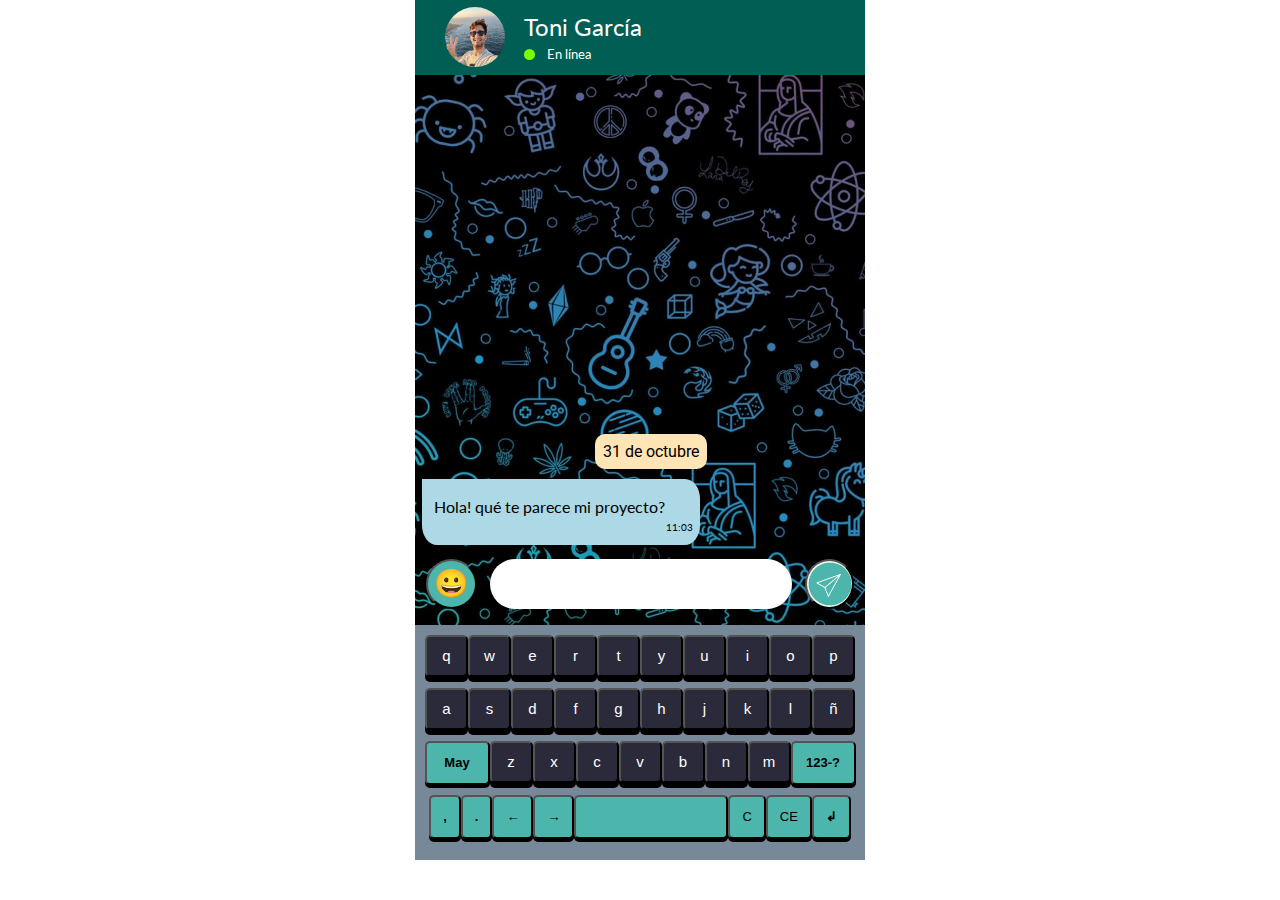
<file: project/index.html>
<!DOCTYPE html>
<html lang="es">
<head>
    <meta charset="UTF-8" />
    <meta name="viewport" content="width=device-width, initial-scale=1.0" />
    <title>Whatsagram</title>
    <link rel="stylesheet" type="text/css" href="src/styles.css"/>
    <script src="src/scripts.js" defer></script>
    <style>
        @import url('https://fonts.googleapis.com/css2?family=Lato&family=Roboto:wght@100&display=swap');
    </style>
</head>

<body>
    <div class="mobile">
        <header class="profile-box">
            <div class="profile-image">
                <img src="src/images/profile-img.png" alt="ToniGarcia"/>
            </div>
            <div class="other-data-container">
                <div class="profile-name">Toni García</div>
                <div class="profile-status">
                    <div class="status-point"></div>
                    <div class="status-text">En línea</div>
                </div>
            </div>
        </header>
        <main class="display-box">
            <div class="text-area" id="text-content">
                <div class="day-box">
                    <div class="day">31 de octubre</div>
                </div>
                <div class="message-received">
                    <p class="text">Hola! qué te parece mi proyecto?</p>
                    <p class="timestamp">11:03</p>
                </div>
            </div>
            <div class="message-area">
                <button class="emoji" onclick="keyboardChange('keyboard3')">😀</button>
                <div class="message-box">
                    <div id="message"></div>
                </div>
                <button class="send" onclick="sendMessage()"></button>
            </div>
        </main>
        <section class="keyboard" id="keyboard1" style="display:flex">
            <div class="kb-row-1">
                <button class="normal-key" style="text-transform:lowercase" onclick="newChar('q')">q</button>
                <button class="normal-key" style="text-transform:lowercase" onclick="newChar('w')">w</button>
                <button class="normal-key" style="text-transform:lowercase" onclick="newChar('e')">e</button>
                <button class="normal-key" style="text-transform:lowercase" onclick="newChar('r')">r</button>
                <button class="normal-key" style="text-transform:lowercase" onclick="newChar('t')">t</button>
                <button class="normal-key" style="text-transform:lowercase" onclick="newChar('y')">y</button>
                <button class="normal-key" style="text-transform:lowercase" onclick="newChar('u')">u</button>
                <button class="normal-key" style="text-transform:lowercase" onclick="newChar('i')">i</button>
                <button class="normal-key" style="text-transform:lowercase" onclick="newChar('o')">o</button>
                <button class="normal-key" style="text-transform:lowercase" onclick="newChar('p')">p</button>
            </div>
            <div class="kb-row-2">
                <button class="normal-key" style="text-transform:lowercase" onclick="newChar('a')">a</button>
                <button class="normal-key" style="text-transform:lowercase" onclick="newChar('s')">s</button>
                <button class="normal-key" style="text-transform:lowercase" onclick="newChar('d')">d</button>
                <button class="normal-key" style="text-transform:lowercase" onclick="newChar('f')">f</button>
                <button class="normal-key" style="text-transform:lowercase" onclick="newChar('g')">g</button>
                <button class="normal-key" style="text-transform:lowercase" onclick="newChar('h')">h</button>
                <button class="normal-key" style="text-transform:lowercase" onclick="newChar('j')">j</button>
                <button class="normal-key" style="text-transform:lowercase" onclick="newChar('k')">k</button>
                <button class="normal-key" style="text-transform:lowercase" onclick="newChar('l')">l</button>
                <button class="normal-key" style="text-transform:lowercase" onclick="newChar('ñ')">ñ</button>
            </div>
            <div class="kb-row-3">
                <button id="case-button" class="special-key mays-button" onclick="toUpperCaseButton('single')" ondblclick="toUpperCaseButton('double')" ><b>May</b></button>
                <button class="normal-key" style="text-transform:lowercase" onclick="newChar('z')">z</button>
                <button class="normal-key" style="text-transform:lowercase" onclick="newChar('x')">x</button>
                <button class="normal-key" style="text-transform:lowercase" onclick="newChar('c')">c</button>
                <button class="normal-key" style="text-transform:lowercase" onclick="newChar('v')">v</button>
                <button class="normal-key" style="text-transform:lowercase" onclick="newChar('b')">b</button>
                <button class="normal-key" style="text-transform:lowercase" onclick="newChar('n')">n</button>
                <button class="normal-key" style="text-transform:lowercase" onclick="newChar('m')">m</button>
                <button class="special-key special-chars-button" style="text-transform:lowercase" onclick="keyboardChange('keyboard2')"><b>123-?</b></button>
            </div>
            <div class="kb-row-4">
                <button class="special-key" onclick="newChar(',')"><b>,</b></button>
                <button class="special-key" onclick="newChar('.')"><b>.</b></button>
                <button class="special-key" onclick="deleteLastChar()"><b>&#8592;</b></button>
                <button class="special-key" onclick="deleteFirstChar()"><b>&#8594;</b></button>
                <button class="special-key space" onclick="newChar(' ')"> </button>
                <button class="special-key" onclick="deleteAllChars()">C</button>
                <button class="special-key" onclick="deleteLastWord()">CE</button>
                <button class="special-key" onclick="addLineBreak()"><b>&#8626;</b></button>
            </div>
        </section>

        <section class="keyboard" id="keyboard2" style="display:none">
            <div class="kb-row-1">
                <button class="normal-key" style="text-transform:lowercase" onclick="newChar('1')">1</button>
                <button class="normal-key" style="text-transform:lowercase" onclick="newChar('2')">2</button>
                <button class="normal-key" style="text-transform:lowercase" onclick="newChar('3')">3</button>
                <button class="normal-key" style="text-transform:lowercase" onclick="newChar('4')">4</button>
                <button class="normal-key" style="text-transform:lowercase" onclick="newChar('5')">5</button>
                <button class="normal-key" style="text-transform:lowercase" onclick="newChar('6')">6</button>
                <button class="normal-key" style="text-transform:lowercase" onclick="newChar('7')">7</button>
                <button class="normal-key" style="text-transform:lowercase" onclick="newChar('8')">8</button>
                <button class="normal-key" style="text-transform:lowercase" onclick="newChar('9')">9</button>
                <button class="normal-key" style="text-transform:lowercase" onclick="newChar('0')">0</button>
            </div>
            <div class="kb-row-2">
                <button class="normal-key" style="text-transform:lowercase" onclick="newChar('@')">@</button>
                <button class="normal-key" style="text-transform:lowercase" onclick="newChar('#')">#</button>
                <button class="normal-key" style="text-transform:lowercase" onclick="newChar('€')">€</button>
                <button class="normal-key" style="text-transform:lowercase" onclick="newChar('_')">_</button>
                <button class="normal-key" style="text-transform:lowercase" onclick="newChar('-')">-</button>
                <button class="normal-key" style="text-transform:lowercase" onclick="newChar('+')">+</button>
                <button class="normal-key" style="text-transform:lowercase" onclick="newChar('=')">=</button>
                <button class="normal-key" style="text-transform:lowercase" onclick="newChar('(')">(</button>
                <button class="normal-key" style="text-transform:lowercase" onclick="newChar(')')">)</button>
                <button class="normal-key" style="text-transform:lowercase" onclick="newChar('|')">|</button>
            </div>
            <div class="kb-row-3">
                <button class="special-key special-chars-button" style="text-transform:lowercase" onclick="keyboardChange('keyboard1')"><b>abc</b></button>
                <button class="normal-key" style="text-transform:lowercase" onclick="newChar('!')">!</button>
                <button class="normal-key" style="text-transform:lowercase" onclick="newChar('?')">?</button>
                <button class="normal-key" style="text-transform:lowercase" onclick="newChar(':')">:</button>
                <button class="normal-key" style="text-transform:lowercase" onclick="newChar(';')">;</button>
                <button class="normal-key" style="text-transform:lowercase" onclick="newChar('&quot;')">"</button>
                <button class="normal-key" style="text-transform:lowercase" onclick="newChar('/')">/</button>
                <button class="normal-key" style="text-transform:lowercase" onclick="newChar('*')">*</button>
                <button class="special-key special-chars-button" style="text-transform:lowercase" onclick="keyboardChange('keyboard2')"><b>123-?</b></button>
            </div>
            <div class="kb-row-4">
                <button class="special-key" onclick="newChar(',')"><b>,</b></button>
                <button class="special-key" onclick="newChar('.')"><b>.</b></button>
                <button class="special-key" onclick="deleteLastChar()"><b>&#8592;</b></button>
                <button class="special-key" onclick="deleteFirstChar()"><b>&#8594;</b></button>
                <button class="special-key space" onclick="newChar(' ')"> </button>
                <button class="special-key" onclick="deleteAllChars()">C</button>
                <button class="special-key" onclick="deleteLastWord()">CE</button>
                <button class="special-key" onclick="addLineBreak()"><b>&#8626;</b></button>
            </div>
        </section>

        <section class="keyboard" id="keyboard3" style="display:none">
            <div class="kb-row-1">
                <button class="normal-key" style="text-transform:lowercase" onclick="newChar('😀')">😀</button>
                <button class="normal-key" style="text-transform:lowercase" onclick="newChar('😂')">😂</button>
                <button class="normal-key" style="text-transform:lowercase" onclick="newChar('😄')">😄</button>
                <button class="normal-key" style="text-transform:lowercase" onclick="newChar('😅')">😅</button>
                <button class="normal-key" style="text-transform:lowercase" onclick="newChar('😆')">😆</button>
                <button class="normal-key" style="text-transform:lowercase" onclick="newChar('😉')">😉</button>
                <button class="normal-key" style="text-transform:lowercase" onclick="newChar('😘')">😘</button>
                <button class="normal-key" style="text-transform:lowercase" onclick="newChar('🙄')">🙄</button>
                <button class="normal-key" style="text-transform:lowercase" onclick="newChar('😔')">😔</button>
                <button class="normal-key" style="text-transform:lowercase" onclick="newChar('😭')">😭</button>
            </div>
            <div class="kb-row-2">
                <button class="normal-key" style="text-transform:lowercase" onclick="newChar('🍕')">🍕</button>
                <button class="normal-key" style="text-transform:lowercase" onclick="newChar('🍔')">🍔</button>
                <button class="normal-key" style="text-transform:lowercase" onclick="newChar('🍰')">🍰</button>
                <button class="normal-key" style="text-transform:lowercase" onclick="newChar('🥑')">🥑</button>
                <button class="normal-key" style="text-transform:lowercase" onclick="newChar('☕')">☕</button>
                <button class="normal-key" style="text-transform:lowercase" onclick="newChar('🌲')">🌲</button>
                <button class="normal-key" style="text-transform:lowercase" onclick="newChar('🌹')">🌹</button>
                <button class="normal-key" style="text-transform:lowercase" onclick="newChar('🍀')">🍀</button>
                <button class="normal-key" style="text-transform:lowercase" onclick="newChar('🍄')">🍄</button>
                <button class="normal-key" style="text-transform:lowercase" onclick="newChar('🌱')">🌱</button>
            </div>
            <div class="kb-row-3">
                <button class="special-key special-chars-button" style="text-transform:lowercase" onclick="keyboardChange('keyboard1')"><b>abc</b></button>
                <button class="normal-key" style="text-transform:lowercase" onclick="newChar('🚗')">🚗</button>
                <button class="normal-key" style="text-transform:lowercase" onclick="newChar('✈')">✈</button>
                <button class="normal-key" style="text-transform:lowercase" onclick="newChar('🌍')">🌍</button>
                <button class="normal-key" style="text-transform:lowercase" onclick="newChar('🏠')">🏠</button>
                <button class="normal-key" style="text-transform:lowercase" onclick="newChar('🌈')">🌈</button>
                <button class="normal-key" style="text-transform:lowercase" onclick="newChar('🔥')">🔥</button>
                <button class="normal-key" style="text-transform:lowercase" onclick="newChar('🌧')">🌧</button>
                <button class="special-key special-chars-button" style="text-transform:lowercase" onclick="keyboardChange('keyboard2')"><b>123-?</b></button>
            </div>
            <div class="kb-row-4">
                <button class="special-key" onclick="newChar(',')"><b>,</b></button>
                <button class="special-key" onclick="newChar('.')"><b>.</b></button>
                <button class="special-key" onclick="deleteLastChar()"><b>&#8592;</b></button>
                <button class="special-key" onclick="deleteFirstChar()"><b>&#8594;</b></button>
                <button class="special-key space" onclick="newChar(' ')"> </button>
                <button class="special-key" onclick="deleteAllChars()">C</button>
                <button class="special-key" onclick="deleteLastWord()">CE</button>
                <button class="special-key" onclick="addLineBreak()"><b>&#8626;</b></button>
            </div>
        </section>
    </div>

</body>
</html>
</file>
<file: project/src/styles.css>
body {
    margin: 0;
}

/* Variables to display colors */
:root{
    --special-key-bcolor: rgb(77,182,172);
    --normal-key-bcolor: #2A2A3A;
    --top-bar-bcolor: #005e54;
    --profile-point: lawngreen;
    --day-box-bcolor: #FFE4B5;
    --message-recieved-bcolor: lightblue;
    --message-sent-bcolor: lightgreen;
    --white-color: white;
    --onhover-color: orange;
    --keyboard-background: lightslategrey;
    --main-black: black;
}


.mobile {
    font-family: 'Lato', sans-serif;
    display: grid;
    grid-template-columns: 450px;
    grid-template-rows: 75px 550px 235px;
    justify-content: center;
}

/* Profile top bar */

.profile-box {
    display: grid;
    grid-template-columns: 20% 80%;
    grid-template-rows: 1fr;
    background: var(--top-bar-bcolor);
    color: #fff;
    padding: 0 8px;
    font-size: 24px;
    position: relative;
    z-index: 1;
}

.other-data-container {
    display: grid;
}

.profile-image img {
    display: grid;
    border-radius: 50%;
    width: 70%;
    height: 80%;
    margin: 8% 0 0 25%;
}

.profile-name {
    display: grid;
    justify-content: left;
    align-items: end;
    margin-left: 4%;
}

.profile-status {
    display: grid;
    grid-template-columns: 3% 97%;
    grid-template-rows: 1fr;
    font-size: small;
    justify-content: left;
    align-items: center;
    margin-left: 4%;
    margin-bottom: 2%;
}

.status-point {
    justify-content: left;
    width: 110%;
    height: 38%;
    border-radius: 60%;
    background: var( --profile-point);

}

.status-text {
    justify-content: left;
    align-items: center;
    margin-left: 4%;
}

/* Message displaying area */

.display-box {
    display: flex;
    flex-direction: column;
    justify-content: center;
    align-items: center;
    background: url("images/main-background.jpg") no-repeat;
    background-size: 455px;
}


.text-area {
    display: flex;
    flex-direction: column;
    justify-content: end;
    align-items: flex-end;
    height: 85%;
    width: 100%;
    overflow: scroll;
    overflow-x: hidden;
    overflow-y: hidden;

}

.day-box{
    display: flex;
    flex: 0;
    width: 60%;
    margin-bottom: 10px;
}

.day{
    font-family: "Roboto", sans-serif;;
    background-color: var(--day-box-bcolor);
    padding: 8px;
    margin-top: 30px;
    border-radius: 10px;
}

.message-sent {
    display: flex;
    flex-direction: row;
    justify-content: flex-end;
    align-content: center;
    background-color: var(--message-sent-bcolor);
    border-top-left-radius: 15px 20px;
    border-bottom-left-radius: 15px 20px;
    border-bottom-right-radius: 15px 20px;
    min-width: 35px;
    max-width: 340px;
    padding: 2px;
    margin: 7px;
}

.message-received {
    display: flex;
    flex: 0;
    flex-direction: row;
    justify-content: flex-start;
    align-items: flex-start;
    align-content: center;
    background-color: var(--message-recieved-bcolor);
    border-top-right-radius: 15px 20px;
    border-bottom-left-radius: 15px 20px;
    border-bottom-right-radius: 15px 20px;
    min-width: 35px;
    padding: 2px;
    margin-right: 165px;
    margin-bottom: 5px;
}


.text {
    margin-left: 10px;
    margin-right: 1px;
    word-break: break-all; /* Magic! */
}

.timestamp {
    justify-content: flex-end;
    font-size: 10px;
    margin-top: 40px;
    margin-right: 5px;
}


/* Message area: general box, input and buttons */

.message-area {
    display: flex;
    flex-direction: row;
    justify-content: flex-end;
    height: 9%;
    width: 95%;
    margin-bottom: 2%;
    margin-top: 2%;
}

.emoji {
    font-size: 28px;
    width: 60px;
    background-size: cover;
    background-color: var(--special-key-bcolor);
    border-radius: 60%;
    cursor: pointer;
    margin-right: 3%;
}

.message-box {
    display: flex;
    background-color: var(--white-color);
    justify-content: left;
    width: 100%;
    align-items: center;
    border-radius: 25px;
    overflow: hidden;
}

#message {
    margin-left: 5%;
    margin-right: 5%;
    flex-wrap: wrap;
}

.message-area .send {
    background: url(images/send-triangle.png) no-repeat;
    background-size: cover;
    width: 62px;
    border-radius: 60%;
    cursor: pointer;
    margin-left: 3%;
}

/* Keyboard */

.keyboard {
    display: flex;
    flex-wrap: wrap;
    justify-content: center;
    background: var(--keyboard-background);
    padding: 10px;
}

.kb-row-1 {
    display: flex;
    justify-content: space-between;
}
.kb-row-2 {
    display: flex;
    justify-content: space-between;

}
.kb-row-3 {
    display: flex;
    justify-content: space-between;
}
.kb-row-4 {
    display: flex;
}

.normal-key {
    font-size: 15px;
    text-align: center;
    width: 43px;
    height: 40px;
    line-height: 0;
    border-radius: 5px;
    padding: 19px 11px;
    background: var(--normal-key-bcolor);
    color: var(--white-color);
    box-shadow: 0 5px 0 0 var(--main-black);
    cursor: pointer;
}

.normal-key:hover, .special-key:hover{
    background: var(--onhover-color);
}

.special-key {
    font-size: 13px;
    text-align: center;
    height: 10px;
    line-height: 0;
    border-radius: 5px;
    padding: 20px 12px;
    background: var(--special-key-bcolor);
    color: var(--main-black);
    box-shadow: 0 3px 0 0 var(--main-black);
    cursor: pointer;
}

.space {
    padding: 20px 75px;
}

.special-chars-button, .mays-button {
    width: 65px;
    align-content: center;
    justify-content: center;
}

/* MEDIA QUERY */ /* FOR GALAXY S5 */

@media screen and (max-width: 360px), screen and (max-height: 640px) {

    /* General layout dimensions */
    .mobile {
        display: grid;
        grid-template-columns: 360px;
        grid-template-rows: 60px 370px 210px;
        justify-content: initial;
    }

    /* Profile top bar */
    .profile-name { font-size: 19px; }
    .status-point { width: 90%; height: 30% }
    .status-text { font-size: 10px }

    /* Message displaying area */
    .display-box{ background-size: 360px; }
    .message-received { margin-right: 120px; margin-left: 4px; }
    .day { font-size: 13px; padding: 6px; margin-top: 25px; }
    .message-sent {
        min-width: 30px;
        max-width: 255px;
        padding: 1px;
        margin: 3px 5px 2px 3px;
    }
    .text { font-size: 13px; }
    .timestamp { margin-top: 33px; }

    /* Message area: general box, input and buttons */
    .message-area { margin-bottom: 5%; margin-top: 5%; }
    .emoji { font-size: 20px; width: 46px; height: 38px }
    .message-box {height: 38px}
    #message { font-size: 13px; }
    .message-area .send { width: 50px; height: 38px; }

    /* Keyboard */
    .keyboard {padding: 8px;}
    .normal-key { width: 35px; height: 40px; padding: 16px 6px; }
    .special-key { font-size: 11px; padding: 19px 10px;}
    .special-chars-button, .mays-button { width: 52px; }
    .space { padding: 19px 55px; }
}
</file>
